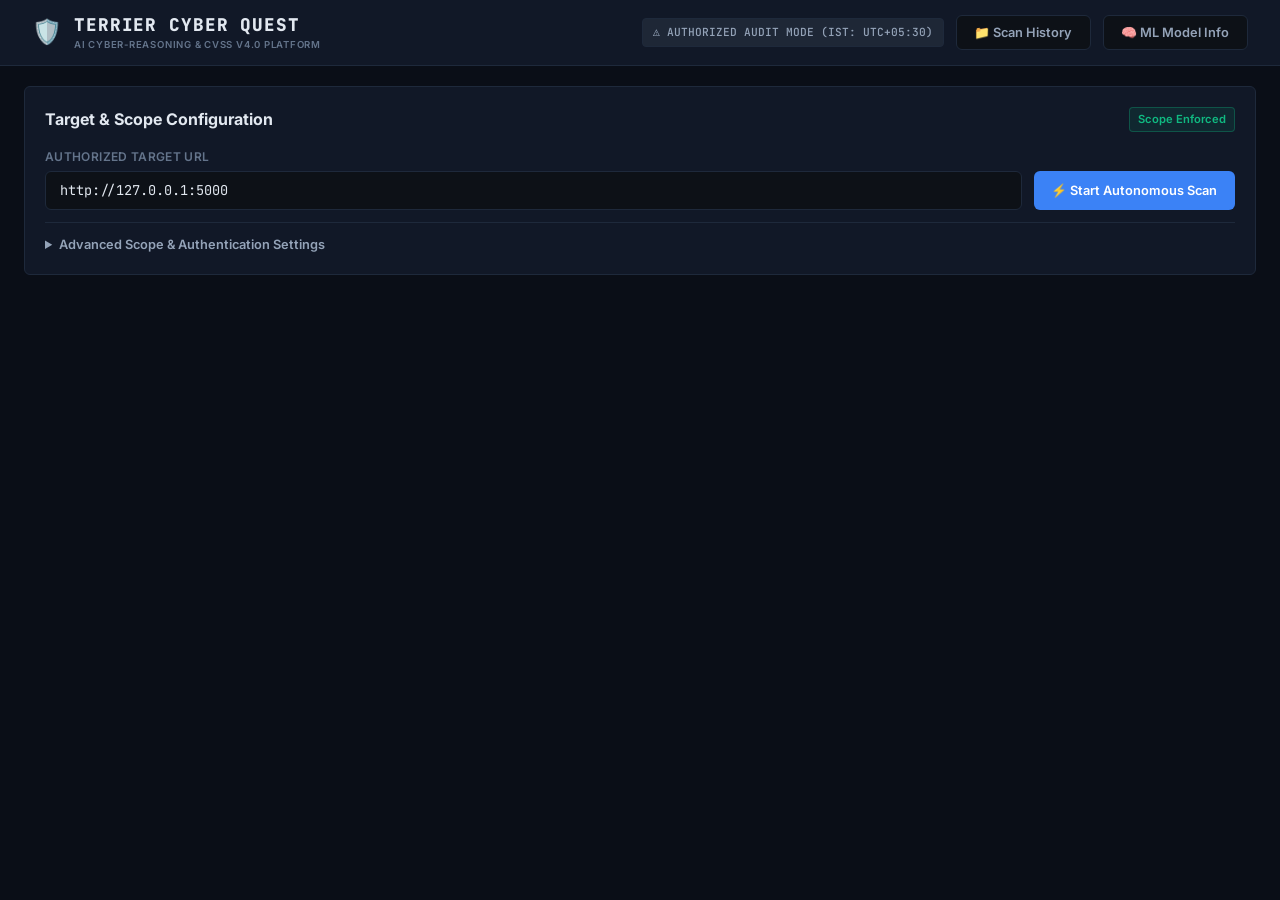
<file: frontend/index.html>
<!DOCTYPE html>
<html lang="en">
<head>
  <meta charset="UTF-8">
  <meta name="viewport" content="width=device-width, initial-scale=1.0">
  <title>Terrier Cyber Quest — AI Cyber-Reasoning Platform</title>
  <link rel="stylesheet" href="styles.css?v=3.0">
  <link href="https://fonts.googleapis.com/css2?family=JetBrains+Mono:wght@400;500;700&family=Inter:wght@400;500;600;700;800&display=swap" rel="stylesheet">
</head>
<body>
  <!-- Top Navigation -->
  <header class="navbar">
    <div class="nav-brand">
      <div class="logo-icon">🛡️</div>
      <div class="logo-text">
        <span class="brand-title">TERRIER CYBER QUEST</span>
        <span class="brand-badge">AI CYBER-REASONING & CVSS v4.0 PLATFORM</span>
      </div>
    </div>
    <div class="nav-actions">
      <span class="auth-notice">⚠️ AUTHORIZED AUDIT MODE (IST: UTC+05:30)</span>
      <button class="btn btn-secondary" id="history-btn" aria-label="View scan history">📁 Scan History</button>
      <button class="btn btn-secondary" id="model-info-btn" aria-label="View ML model information">🧠 ML Model Info</button>
    </div>
  </header>

  <main class="container">
    <!-- Target Configuration Section -->
    <section class="card config-card">
      <div class="card-header">
        <h2>Target & Scope Configuration</h2>
        <span class="badge badge-scope">Scope Enforced</span>
      </div>
      <div class="config-grid">
        <div class="form-group main-target">
          <label for="target-url">Authorized Target URL</label>
          <div class="input-with-action">
            <input type="url" id="target-url" placeholder="http://127.0.0.1:5000" value="http://127.0.0.1:5000">
            <button class="btn btn-primary" id="start-scan-btn">⚡ Start Autonomous Scan</button>
            <button class="btn btn-danger" id="stop-scan-btn" style="display: none;">⏹️ Terminate Scan</button>
          </div>
        </div>
      </div>

      <!-- Expandable Advanced Scope & Auth Details -->
      <details class="advanced-settings">
        <summary>Advanced Scope & Authentication Settings</summary>
        <div class="advanced-grid">
          <div class="form-group">
            <label for="allowed-domains">Allowed Domains (comma-separated)</label>
            <input type="text" id="allowed-domains" placeholder="127.0.0.1, localhost">
          </div>
          <div class="form-group">
            <label for="max-depth">Max Crawl Depth</label>
            <input type="number" id="max-depth" value="0" min="0" max="100" placeholder="0 = Unlimited">
            <span class="form-hint">0 = unlimited depth</span>
          </div>
          <div class="form-group">
            <label for="max-pages">Max Pages</label>
            <input type="number" id="max-pages" value="0" min="0" max="100000" placeholder="0 = Unlimited">
            <span class="form-hint">0 = unlimited pages</span>
          </div>
          <div class="form-group">
            <label for="bearer-token">Bearer Token</label>
            <input type="text" id="bearer-token" placeholder="Optional bearer token...">
          </div>
          <div class="form-group full-width">
            <label for="custom-cookies">Session Cookie String</label>
            <input type="text" id="custom-cookies" placeholder="sessionid=abc123; role=admin">
          </div>
        </div>
      </details>
    </section>

    <!-- Scan Progress Stepper -->
    <section class="card progress-card" id="progress-section" style="display: none;">
      <div class="card-header">
        <div class="progress-title">
          <span class="spinner" id="scan-spinner"></span>
          <h2 id="stage-title">Scanner Initializing...</h2>
        </div>
        <div class="header-action-group">
          <button class="btn btn-danger" id="header-stop-btn">⏹️ Terminate Process</button>
          <div class="export-actions" id="export-group" style="display: none;">
            <button class="btn btn-export" id="export-pdf-btn">📄 Export PDF Report</button>
            <button class="btn btn-export" id="export-json-btn">💾 Export JSON</button>
          </div>
        </div>
      </div>

      <!-- Live Activity Bar with Dynamic ETA -->
      <div class="live-activity-bar" id="live-activity-bar">
        <div class="activity-metric">
          <span class="activity-lbl">Requests Sent:</span>
          <span class="activity-val" id="live-req-count">0</span>
        </div>
        <div class="activity-metric">
          <span class="activity-lbl">⏳ ETA:</span>
          <span class="activity-val text-yellow" id="live-eta">Calculating...</span>
        </div>
        <div class="activity-metric flex-1">
          <span class="activity-lbl">Live Operation:</span>
          <span class="activity-val text-cyan" id="live-activity-desc">Initializing autonomous pipeline...</span>
        </div>
        <div class="activity-metric">
          <span class="activity-lbl">Severity Engine:</span>
          <span class="activity-val text-green">CVSS v4.0</span>
        </div>
      </div>
      
      <!-- Stepper Pipeline -->
      <div class="pipeline-stepper">
        <div class="step" id="step-crawl">
          <div class="step-num">1</div>
          <div class="step-label">Web Crawl & Discovery</div>
          <div class="step-status">Pending</div>
        </div>
        <div class="step" id="step-static">
          <div class="step-num">2</div>
          <div class="step-label">Static Analysis</div>
          <div class="step-status">Pending</div>
        </div>
        <div class="step" id="step-fuzz">
          <div class="step-num">3</div>
          <div class="step-label">Dynamic Probing</div>
          <div class="step-status">Pending</div>
        </div>
        <div class="step" id="step-ml">
          <div class="step-num">4</div>
          <div class="step-label">ML Classification</div>
          <div class="step-status">Pending</div>
        </div>
        <div class="step" id="step-reason">
          <div class="step-num">5</div>
          <div class="step-label">Gemini & CVSS v4.0</div>
          <div class="step-status">Pending</div>
        </div>
        <div class="step" id="step-done">
          <div class="step-num">6</div>
          <div class="step-label">Report & Remediation</div>
          <div class="step-status">Pending</div>
        </div>
      </div>

      <!-- Smooth Progress Bar -->
      <div class="progress-track">
        <div class="progress-fill" id="progress-fill"></div>
      </div>

      <div class="live-log-box" id="live-log">
        <div class="log-line info">[INIT] Ready to scan authorized target.</div>
      </div>
    </section>

    <!-- Metrics Summary Cards -->
    <section class="metrics-grid" id="metrics-section" style="display: none;">
      <div class="metric-card">
        <div class="metric-val" id="metric-endpoints">0</div>
        <div class="metric-lbl">Discovered Endpoints</div>
      </div>
      <div class="metric-card">
        <div class="metric-val" id="metric-requests">0</div>
        <div class="metric-lbl">HTTP Requests Sent</div>
      </div>
      <div class="metric-card">
        <div class="metric-val" id="metric-findings">0</div>
        <div class="metric-lbl">Total Findings</div>
      </div>
      <div class="metric-card critical">
        <div class="metric-val" id="metric-critical">0</div>
        <div class="metric-lbl">CVSS 9.0–10.0 (Critical)</div>
      </div>
      <div class="metric-card high">
        <div class="metric-val" id="metric-high">0</div>
        <div class="metric-lbl">CVSS 7.0–8.9 (High)</div>
      </div>
      <div class="metric-card fixed">
        <div class="metric-val" id="metric-fixed">0</div>
        <div class="metric-lbl">Verified Staging Fixes</div>
      </div>
    </section>

    <!-- Main Content Layout (Findings & Endpoints) -->
    <div class="results-layout" id="results-layout" style="display: none;">
      <!-- Findings Column -->
      <div class="findings-container">
        <div class="section-title-bar">
          <h3>Vulnerability Findings & CVSS v4.0 Cyber-Reasoning Dashboard</h3>
          <div class="filter-controls">
            <select id="severity-filter">
              <option value="ALL">All Severities</option>
              <option value="CRITICAL">Critical (9.0–10.0)</option>
              <option value="HIGH">High (7.0–8.9)</option>
              <option value="MEDIUM">Medium (4.0–6.9)</option>
              <option value="LOW">Low (0.1–3.9)</option>
            </select>
          </div>
        </div>

        <div id="findings-list" class="findings-list">
          <!-- Dynamic Finding Cards will be inserted here -->
        </div>
      </div>

      <!-- Discovered Surfaces Sidebar -->
      <aside class="sidebar-container">
        <div class="section-title-bar">
          <h3>Discovered Attack Surfaces</h3>
          <span class="badge" id="surface-count">0 Endpoints</span>
        </div>
        <div class="surface-list" id="surface-list">
          <!-- Discovered endpoints items -->
        </div>
      </aside>
    </div>
  </main>

  <!-- Patching & Regression Testing Modal -->
  <div class="modal-overlay" id="patch-modal" style="display: none;">
    <div class="modal-card">
      <div class="modal-header">
        <h3 id="patch-modal-title">Autonomous Staging Patch & Regression Harness</h3>
        <button class="modal-close" id="close-patch-modal">&times;</button>
      </div>
      <div class="modal-body">
        <!-- Target Association Details -->
        <div class="patch-meta-box" id="patch-meta-box">
          <div class="patch-meta-item"><strong>Vulnerability:</strong> <span id="patch-vuln-type">Loading...</span></div>
          <div class="patch-meta-item"><strong>CVSS v4.0:</strong> <span id="patch-cvss-score" class="text-yellow">--</span></div>
          <div class="patch-meta-item"><strong>Affected Endpoint:</strong> <code id="patch-endpoint-url">--</code></div>
          <div class="patch-meta-item"><strong>Parameter:</strong> <code id="patch-parameter">--</code></div>
        </div>

        <div class="staging-file-selector">
          <label for="staging-file-input">Target Staging Source File Path:</label>
          <input type="text" id="staging-file-input" value="sample_vulnerable_app/app.py">
          <button class="btn btn-secondary" id="preview-patch-btn">🔄 Regenerate Patch</button>
        </div>

        <!-- Copyable Clean Code Snippet -->
        <div class="snippet-container">
          <div class="snippet-header">
            <h4>Copyable Remediation Snippet</h4>
            <button class="btn btn-copy" id="copy-patch-btn">📋 Copy Patch</button>
          </div>
          <pre id="clean-patch-snippet" class="code-snippet">Generating copyable remediation fix...</pre>
        </div>

        <!-- Unified Diff Box -->
        <div class="diff-container">
          <h4>Unified Diff Preview</h4>
          <pre id="diff-output" class="code-diff">Click "Regenerate Patch" to inspect proposed code changes...</pre>
        </div>

        <div class="patch-actions">
          <button class="btn btn-primary" id="apply-patch-btn" disabled>🛠️ Apply Patch to Staging</button>
          <button class="btn btn-success" id="verify-regression-btn" disabled>🧪 Execute Regression Test Harness</button>
        </div>

        <div class="regression-results-box" id="regression-box" style="display: none;">
          <h4>Regression Verification Verdict</h4>
          <div class="verdict-banner" id="verdict-banner">PENDING</div>
          <p id="verdict-explanation"></p>
          <div class="evidence-box" id="regression-evidence-box" style="display:none; margin-top:8px; font-family:'JetBrains Mono',monospace; font-size:0.8rem; background:#0b1120; padding:8px; border-radius:4px;"></div>
        </div>
      </div>
    </div>
  </div>

  <!-- Scan History Modal -->
  <div class="modal-overlay" id="history-modal" style="display: none;">
    <div class="modal-card">
      <div class="modal-header">
        <h3>Previous Scan Audits (IST Timestamps)</h3>
        <button class="modal-close" id="close-history-modal">&times;</button>
      </div>
      <div class="modal-body">
        <div id="history-list" class="history-list">
          Loading history...
        </div>
      </div>
    </div>
  </div>

  <!-- Model Info Modal -->
  <div class="modal-overlay" id="model-modal" style="display: none;">
    <div class="modal-card">
      <div class="modal-header">
        <h3>ML Vulnerability Classifier Benchmark Telemetry</h3>
        <button class="modal-close" id="close-model-modal">&times;</button>
      </div>
      <div class="modal-body">
        <div id="model-metrics-content">Loading model metrics...</div>
      </div>
    </div>
  </div>

  <!-- Toast Container -->
  <div class="toast-container" id="toast-container"></div>

  <script src="app.js?v=2.3"></script>
</body>
</html>
</file>
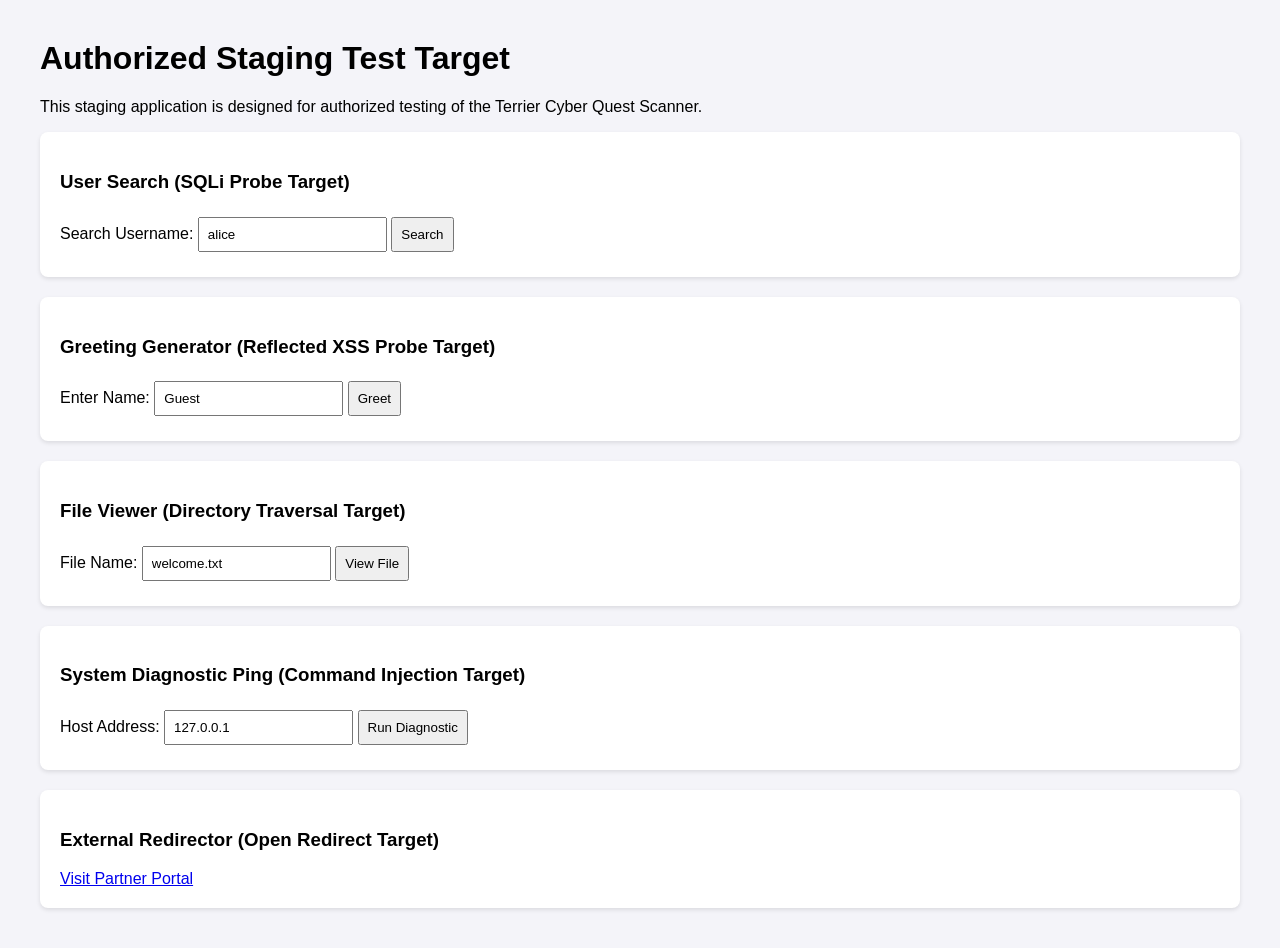
<file: sample_vulnerable_app/templates/index.html>
<!DOCTYPE html>
<html>
<head>
  <title>Authorized Staging Target Application</title>
  <!-- Exposed development comment: TODO: remove admin test credentials admin/supersecret -->
  <style>
    body { font-family: sans-serif; margin: 40px; background: #f4f4f9; }
    .card { background: white; padding: 20px; border-radius: 8px; margin-bottom: 20px; box-shadow: 0 2px 4px rgba(0,0,0,0.1); }
    input, button { padding: 8px; margin: 5px 0; }
  </style>
</head>
<body>
  <h1>Authorized Staging Test Target</h1>
  <p>This staging application is designed for authorized testing of the Terrier Cyber Quest Scanner.</p>
  
  <div class="card">
    <h3>User Search (SQLi Probe Target)</h3>
    <form action="/search" method="GET">
      <label>Search Username: </label>
      <input type="text" name="username" value="alice">
      <button type="submit">Search</button>
    </form>
  </div>

  <div class="card">
    <h3>Greeting Generator (Reflected XSS Probe Target)</h3>
    <form action="/greet" method="GET">
      <label>Enter Name: </label>
      <input type="text" name="name" value="Guest">
      <button type="submit">Greet</button>
    </form>
  </div>

  <div class="card">
    <h3>File Viewer (Directory Traversal Target)</h3>
    <form action="/view" method="GET">
      <label>File Name: </label>
      <input type="text" name="file" value="welcome.txt">
      <button type="submit">View File</button>
    </form>
  </div>

  <div class="card">
    <h3>System Diagnostic Ping (Command Injection Target)</h3>
    <form action="/ping" method="POST">
      <label>Host Address: </label>
      <input type="text" name="host" value="127.0.0.1">
      <button type="submit">Run Diagnostic</button>
    </form>
  </div>

  <div class="card">
    <h3>External Redirector (Open Redirect Target)</h3>
    <a href="/redirect?url=https://example.com">Visit Partner Portal</a>
  </div>

  <script>
    // Client-side API key configuration for static audit test
    const CONFIG = {
      apiKey: "AIzaSyD918374918237498172398471928374918",
      endpoint: "/api/status"
    };
    console.log("Staging client script initialized.");
  </script>
</body>
</html>
</file>
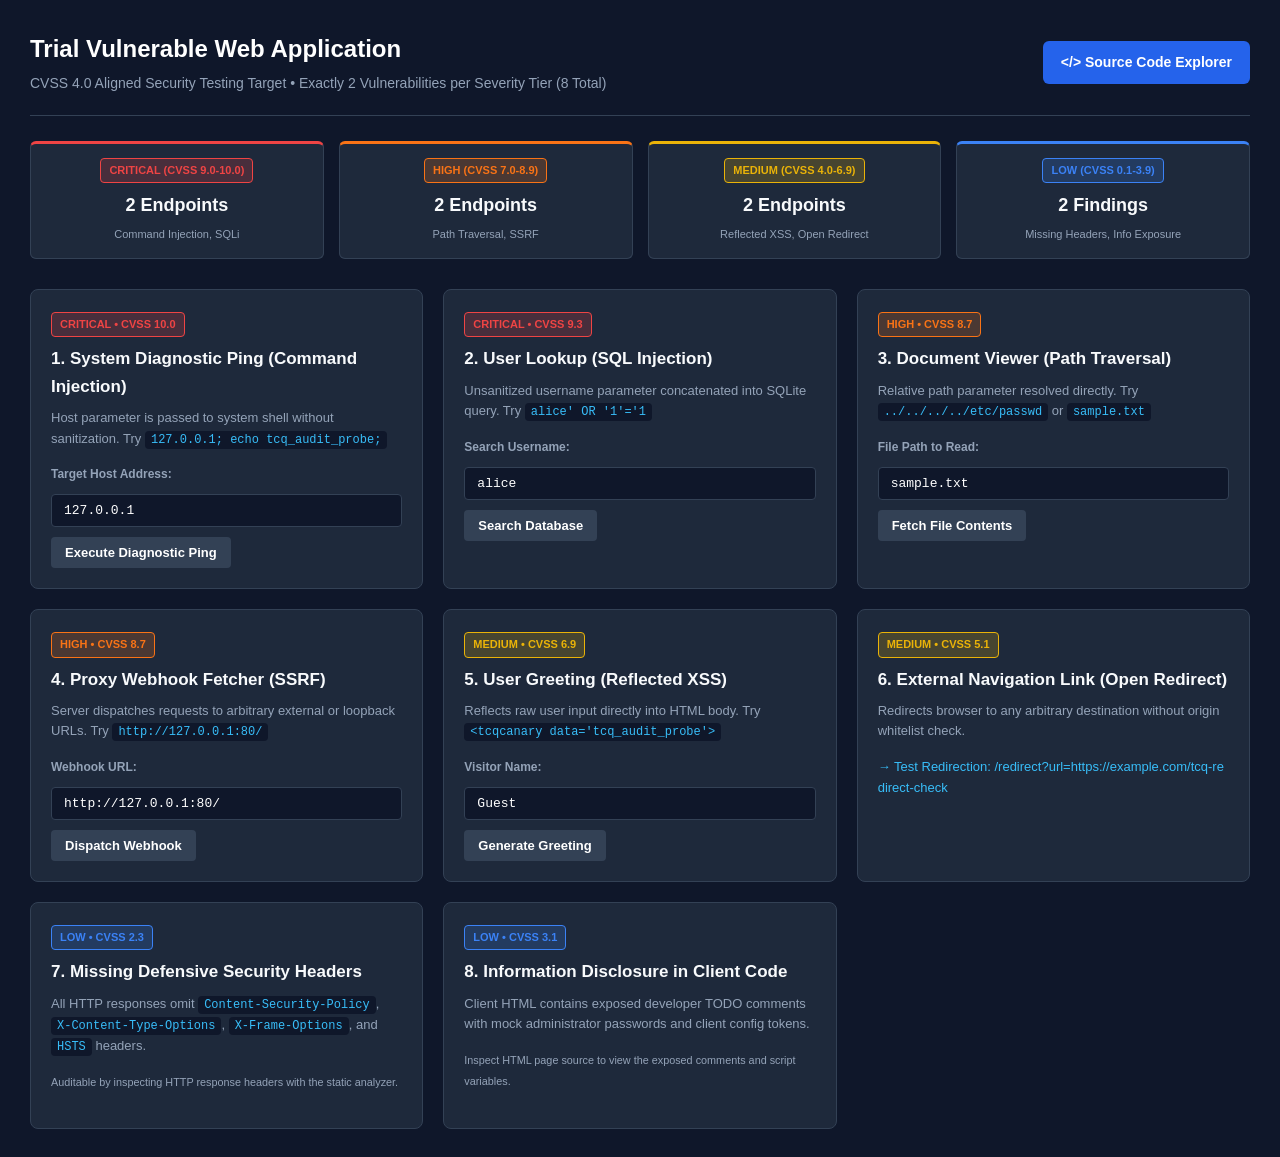
<file: trial_vulnerable_app/templates/index.html>
<!DOCTYPE html>
<html lang="en">
<head>
  <meta charset="UTF-8">
  <title>Trial Vulnerable Web Application (CVSS 4.0 Testbed)</title>
  <!-- Exposed development comment for Static Analysis: TODO: remove staging administrator credentials admin / TrialStagingAdmin2026! -->
  <style>
    :root {
      --bg: #0f172a;
      --card-bg: #1e293b;
      --text: #f8fafc;
      --text-muted: #94a3b8;
      --border: #334155;
      --critical: #ef4444;
      --high: #f97316;
      --medium: #eab308;
      --low: #3b82f6;
      --accent: #10b981;
    }
    * { box-sizing: border-box; margin: 0; padding: 0; }
    body {
      font-family: -apple-system, BlinkMacSystemFont, "Segoe UI", Roboto, sans-serif;
      background: var(--bg);
      color: var(--text);
      line-height: 1.6;
      padding: 30px;
    }
    .header {
      display: flex;
      justify-content: space-between;
      align-items: center;
      margin-bottom: 25px;
      padding-bottom: 20px;
      border-bottom: 1px solid var(--border);
    }
    .header h1 { font-size: 24px; color: #fff; }
    .header p { color: var(--text-muted); font-size: 14px; margin-top: 4px; }
    .nav-btn {
      background: #2563eb;
      color: #fff;
      padding: 10px 18px;
      border-radius: 6px;
      text-decoration: none;
      font-weight: 600;
      font-size: 14px;
      display: inline-flex;
      align-items: center;
      gap: 6px;
      transition: background 0.2s;
    }
    .nav-btn:hover { background: #1d4ed8; }
    .stats-bar {
      display: flex;
      gap: 15px;
      margin-bottom: 30px;
    }
    .stat-pill {
      flex: 1;
      padding: 12px;
      border-radius: 6px;
      background: var(--card-bg);
      border: 1px solid var(--border);
      text-align: center;
    }
    .stat-pill strong { display: block; font-size: 18px; }
    .badge {
      display: inline-block;
      padding: 3px 8px;
      border-radius: 4px;
      font-size: 11px;
      font-weight: 700;
      text-transform: uppercase;
      margin-bottom: 8px;
    }
    .badge-critical { background: rgba(239, 68, 68, 0.2); color: var(--critical); border: 1px solid var(--critical); }
    .badge-high { background: rgba(249, 115, 22, 0.2); color: var(--high); border: 1px solid var(--high); }
    .badge-medium { background: rgba(234, 179, 8, 0.2); color: var(--medium); border: 1px solid var(--medium); }
    .badge-low { background: rgba(59, 130, 246, 0.2); color: var(--low); border: 1px solid var(--low); }

    .grid {
      display: grid;
      grid-template-columns: repeat(auto-fit, minmax(360px, 1fr));
      gap: 20px;
    }
    .card {
      background: var(--card-bg);
      border: 1px solid var(--border);
      border-radius: 8px;
      padding: 20px;
    }
    .card h3 { font-size: 17px; margin-bottom: 8px; }
    .card p { font-size: 13px; color: var(--text-muted); margin-bottom: 15px; }
    form { display: flex; flex-direction: column; gap: 10px; }
    label { font-size: 12px; font-weight: 600; color: var(--text-muted); }
    input[type="text"] {
      background: #0f172a;
      border: 1px solid var(--border);
      color: #fff;
      padding: 8px 12px;
      border-radius: 4px;
      font-family: monospace;
      font-size: 13px;
    }
    button, input[type="submit"] {
      background: #334155;
      color: #fff;
      border: none;
      padding: 8px 14px;
      border-radius: 4px;
      font-size: 13px;
      font-weight: 600;
      cursor: pointer;
      align-self: flex-start;
      transition: background 0.2s;
    }
    button:hover, input[type="submit"]:hover { background: #475569; }
    .card a.test-link {
      display: inline-block;
      color: #38bdf8;
      font-size: 13px;
      text-decoration: none;
      word-break: break-all;
    }
    .card a.test-link:hover { text-decoration: underline; }
    code { background: #0f172a; padding: 2px 6px; border-radius: 4px; color: #38bdf8; font-size: 12px; }
  </style>
</head>
<body>

  <div class="header">
    <div>
      <h1>Trial Vulnerable Web Application</h1>
      <p>CVSS 4.0 Aligned Security Testing Target &bull; Exactly 2 Vulnerabilities per Severity Tier (8 Total)</p>
    </div>
    <div>
      <a href="/source" class="nav-btn">&lt;/&gt; Source Code Explorer</a>
    </div>
  </div>

  <div class="stats-bar">
    <div class="stat-pill" style="border-top: 3px solid var(--critical);">
      <span class="badge badge-critical">Critical (CVSS 9.0-10.0)</span>
      <strong>2 Endpoints</strong>
      <small style="color:var(--text-muted); font-size:11px;">Command Injection, SQLi</small>
    </div>
    <div class="stat-pill" style="border-top: 3px solid var(--high);">
      <span class="badge badge-high">High (CVSS 7.0-8.9)</span>
      <strong>2 Endpoints</strong>
      <small style="color:var(--text-muted); font-size:11px;">Path Traversal, SSRF</small>
    </div>
    <div class="stat-pill" style="border-top: 3px solid var(--medium);">
      <span class="badge badge-medium">Medium (CVSS 4.0-6.9)</span>
      <strong>2 Endpoints</strong>
      <small style="color:var(--text-muted); font-size:11px;">Reflected XSS, Open Redirect</small>
    </div>
    <div class="stat-pill" style="border-top: 3px solid var(--low);">
      <span class="badge badge-low">Low (CVSS 0.1-3.9)</span>
      <strong>2 Findings</strong>
      <small style="color:var(--text-muted); font-size:11px;">Missing Headers, Info Exposure</small>
    </div>
  </div>

  <div class="grid">

    <!-- 1. CRITICAL: Command Injection -->
    <div class="card">
      <span class="badge badge-critical">Critical &bull; CVSS 10.0</span>
      <h3>1. System Diagnostic Ping (Command Injection)</h3>
      <p>Host parameter is passed to system shell without sanitization. Try <code>127.0.0.1; echo tcq_audit_probe;</code></p>
      <form action="/api/tools/ping" method="POST">
        <label>Target Host Address:</label>
        <input type="text" name="host" value="127.0.0.1">
        <button type="submit">Execute Diagnostic Ping</button>
      </form>
    </div>

    <!-- 2. CRITICAL: SQL Injection -->
    <div class="card">
      <span class="badge badge-critical">Critical &bull; CVSS 9.3</span>
      <h3>2. User Lookup (SQL Injection)</h3>
      <p>Unsanitized username parameter concatenated into SQLite query. Try <code>alice' OR '1'='1</code></p>
      <form action="/api/users/search" method="GET">
        <label>Search Username:</label>
        <input type="text" name="username" value="alice">
        <button type="submit">Search Database</button>
      </form>
    </div>

    <!-- 3. HIGH: Path Traversal -->
    <div class="card">
      <span class="badge badge-high">High &bull; CVSS 8.7</span>
      <h3>3. Document Viewer (Path Traversal)</h3>
      <p>Relative path parameter resolved directly. Try <code>../../../../etc/passwd</code> or <code>sample.txt</code></p>
      <form action="/api/files/view" method="GET">
        <label>File Path to Read:</label>
        <input type="text" name="file" value="sample.txt">
        <button type="submit">Fetch File Contents</button>
      </form>
    </div>

    <!-- 4. HIGH: SSRF -->
    <div class="card">
      <span class="badge badge-high">High &bull; CVSS 8.7</span>
      <h3>4. Proxy Webhook Fetcher (SSRF)</h3>
      <p>Server dispatches requests to arbitrary external or loopback URLs. Try <code>http://127.0.0.1:80/</code></p>
      <form action="/api/proxy/fetch" method="POST">
        <label>Webhook URL:</label>
        <input type="text" name="target_url" value="http://127.0.0.1:80/">
        <button type="submit">Dispatch Webhook</button>
      </form>
    </div>

    <!-- 5. MEDIUM: Reflected XSS -->
    <div class="card">
      <span class="badge badge-medium">Medium &bull; CVSS 6.9</span>
      <h3>5. User Greeting (Reflected XSS)</h3>
      <p>Reflects raw user input directly into HTML body. Try <code>&lt;tcqcanary data='tcq_audit_probe'&gt;</code></p>
      <form action="/greet" method="GET">
        <label>Visitor Name:</label>
        <input type="text" name="name" value="Guest">
        <button type="submit">Generate Greeting</button>
      </form>
    </div>

    <!-- 6. MEDIUM: Open Redirect -->
    <div class="card">
      <span class="badge badge-medium">Medium &bull; CVSS 5.1</span>
      <h3>6. External Navigation Link (Open Redirect)</h3>
      <p>Redirects browser to any arbitrary destination without origin whitelist check.</p>
      <p style="margin-top: 10px;">
        <a href="/redirect?url=https://example.com/tcq-redirect-check" class="test-link">
          &rarr; Test Redirection: /redirect?url=https://example.com/tcq-redirect-check
        </a>
      </p>
    </div>

    <!-- 7. LOW: Missing Security Headers -->
    <div class="card">
      <span class="badge badge-low">Low &bull; CVSS 2.3</span>
      <h3>7. Missing Defensive Security Headers</h3>
      <p>All HTTP responses omit <code>Content-Security-Policy</code>, <code>X-Content-Type-Options</code>, <code>X-Frame-Options</code>, and <code>HSTS</code> headers.</p>
      <p><small style="color:var(--text-muted);">Auditable by inspecting HTTP response headers with the static analyzer.</small></p>
    </div>

    <!-- 8. LOW: Information Disclosure -->
    <div class="card">
      <span class="badge badge-low">Low &bull; CVSS 3.1</span>
      <h3>8. Information Disclosure in Client Code</h3>
      <p>Client HTML contains exposed developer TODO comments with mock administrator passwords and client config tokens.</p>
      <p><small style="color:var(--text-muted);">Inspect HTML page source to view the exposed comments and script variables.</small></p>
    </div>

  </div>

  <script>
    // Exposed client-side API configuration for static vulnerability scanner detection
    const TRIAL_CLIENT_CONFIG = {
      apiKey: "AIzaSyTrialTestKey_98237498237492837498",
      environment: "trial_staging",
      apiStatusEndpoint: "/api/health"
    };
    console.log("Trial vulnerable test application ready.");
  </script>
</body>
</html>
</file>
<file: frontend/styles.css>
:root {
  --bg-dark: #0A0E17;
  --bg-card: #111827;
  --bg-card-hover: #1A2233;
  --bg-input: #0D1117;
  --border-color: #1E293B;
  --border-focus: #3B82F6;

  --text-main: #E2E8F0;
  --text-muted: #94A3B8;
  --text-dim: #64748B;

  --accent-primary: #3B82F6;
  --accent-primary-hover: #2563EB;
  --accent-green: #10B981;
  --accent-yellow: #F59E0B;
  --accent-orange: #F97316;
  --accent-red: #EF4444;

  --sev-crit: #DC2626;
  --sev-high: #EA580C;
  --sev-med: #D97706;
  --sev-low: #3B82F6;
  --sev-info: #64748B;
}

* {
  box-sizing: border-box;
  margin: 0;
  padding: 0;
}

body {
  background-color: var(--bg-dark);
  color: var(--text-main);
  font-family: 'Inter', -apple-system, BlinkMacSystemFont, sans-serif;
  line-height: 1.5;
  min-height: 100vh;
}

/* Navbar */
.navbar {
  display: flex;
  justify-content: space-between;
  align-items: center;
  padding: 0.75rem 2rem;
  background-color: var(--bg-card);
  border-bottom: 1px solid var(--border-color);
  position: sticky;
  top: 0;
  z-index: 100;
}

.nav-brand {
  display: flex;
  align-items: center;
  gap: 0.75rem;
}

.logo-icon {
  font-size: 1.5rem;
}

.brand-title {
  font-family: 'JetBrains Mono', monospace;
  font-weight: 800;
  font-size: 1.1rem;
  letter-spacing: 0.05em;
  color: var(--text-main);
}

.brand-badge {
  display: block;
  font-size: 0.6rem;
  font-weight: 600;
  color: var(--text-dim);
  letter-spacing: 0.08em;
  text-transform: uppercase;
}

.nav-actions {
  display: flex;
  align-items: center;
  gap: 0.75rem;
}

.auth-notice {
  font-family: 'JetBrains Mono', monospace;
  font-size: 0.7rem;
  background: rgba(148, 163, 184, 0.1);
  border: 1px solid var(--border-color);
  color: var(--text-muted);
  padding: 0.3rem 0.6rem;
  border-radius: 4px;
  font-weight: 500;
}

/* Layout */
.container {
  max-width: 1400px;
  margin: 1.25rem auto;
  padding: 0 1.5rem;
  display: flex;
  flex-direction: column;
  gap: 1.25rem;
}

/* Cards */
.card {
  background-color: var(--bg-card);
  border: 1px solid var(--border-color);
  border-radius: 6px;
  padding: 1.25rem;
}

.card-header {
  display: flex;
  justify-content: space-between;
  align-items: center;
  margin-bottom: 1rem;
}

.card-header h2 {
  font-size: 1rem;
  font-weight: 700;
  color: var(--text-main);
}

/* Badges */
.badge {
  display: inline-block;
  padding: 0.2rem 0.5rem;
  font-size: 0.7rem;
  font-weight: 600;
  border-radius: 4px;
  background: rgba(30, 41, 59, 0.6);
  color: var(--text-muted);
}

.badge-scope {
  background: rgba(16, 185, 129, 0.1);
  color: var(--accent-green);
  border: 1px solid rgba(16, 185, 129, 0.3);
}

/* Buttons */
.btn {
  font-family: inherit;
  font-size: 0.8rem;
  font-weight: 600;
  padding: 0.55rem 1.1rem;
  border-radius: 6px;
  border: none;
  cursor: pointer;
  transition: all 0.2s ease;
  display: inline-flex;
  align-items: center;
  gap: 0.4rem;
}

.btn:disabled {
  opacity: 0.4;
  cursor: not-allowed;
}

.btn-primary {
  background-color: var(--accent-primary);
  color: #fff;
}
.btn-primary:hover:not(:disabled) {
  background-color: var(--accent-primary-hover);
  box-shadow: 0 0 8px rgba(59, 130, 246, 0.3);
}

.btn-secondary {
  background-color: var(--bg-input);
  color: var(--text-muted);
  border: 1px solid var(--border-color);
}
.btn-secondary:hover:not(:disabled) {
  background-color: var(--bg-card-hover);
  color: var(--text-main);
}

.btn-success {
  background-color: var(--accent-green);
  color: #fff;
}
.btn-success:hover:not(:disabled) {
  background-color: #059669;
}

.btn-export {
  background-color: var(--bg-input);
  color: var(--text-muted);
  border: 1px solid var(--border-color);
}
.btn-export:hover:not(:disabled) {
  background-color: var(--bg-card-hover);
  color: var(--text-main);
}

.btn-danger {
  background-color: rgba(220, 38, 38, 0.15);
  color: #F87171;
  border: 1px solid rgba(220, 38, 38, 0.4);
}
.btn-danger:hover:not(:disabled) {
  background-color: rgba(220, 38, 38, 0.25);
}

.header-action-group {
  display: flex;
  align-items: center;
  gap: 0.75rem;
}

/* Live Activity Bar */
.live-activity-bar {
  display: flex;
  align-items: center;
  gap: 1.25rem;
  background: var(--bg-input);
  border: 1px solid var(--border-color);
  border-radius: 6px;
  padding: 0.5rem 0.85rem;
  margin-bottom: 0.75rem;
  font-family: 'JetBrains Mono', monospace;
  font-size: 0.75rem;
}

.activity-metric {
  display: flex;
  align-items: center;
  gap: 0.4rem;
}

.flex-1 { flex: 1; overflow: hidden; text-overflow: ellipsis; white-space: nowrap; }

.activity-lbl {
  color: var(--text-dim);
  font-size: 0.7rem;
  text-transform: uppercase;
}

.activity-val {
  font-weight: 600;
  color: var(--text-muted);
}

.text-cyan { color: var(--text-muted) !important; }
.text-green { color: var(--accent-green) !important; }
.text-yellow { color: var(--accent-yellow) !important; }

/* Gemini Box */
.gemini-reasoning-card {
  background: var(--bg-input);
  border: 1px solid var(--border-color);
  border-radius: 6px;
  padding: 0.85rem 1rem;
  margin-bottom: 0.75rem;
}

.gemini-header {
  display: flex;
  align-items: center;
  gap: 0.5rem;
  font-weight: 700;
  font-size: 0.8rem;
  color: var(--text-muted);
  margin-bottom: 0.5rem;
}

.gemini-field {
  font-size: 0.8rem;
  margin-bottom: 0.35rem;
  line-height: 1.45;
}

.gemini-field strong {
  color: var(--text-muted);
}

/* Form inputs */
.input-with-action {
  display: flex;
  gap: 0.75rem;
}

.input-with-action input {
  flex: 1;
}

input[type="text"], input[type="url"], input[type="number"], select {
  width: 100%;
  padding: 0.6rem 0.85rem;
  background-color: var(--bg-input);
  border: 1px solid var(--border-color);
  border-radius: 6px;
  color: var(--text-main);
  font-family: 'JetBrains Mono', monospace;
  font-size: 0.85rem;
  outline: none;
  transition: border-color 0.2s ease;
}

input:focus, select:focus {
  border-color: var(--border-focus);
}

label {
  display: block;
  font-size: 0.75rem;
  font-weight: 600;
  color: var(--text-dim);
  margin-bottom: 0.3rem;
  text-transform: uppercase;
  letter-spacing: 0.03em;
}

.form-hint {
  font-size: 0.7rem;
  color: var(--text-dim);
  margin-top: 0.2rem;
}

.advanced-settings {
  margin-top: 0.75rem;
  border-top: 1px solid var(--border-color);
  padding-top: 0.75rem;
}

.advanced-settings summary {
  cursor: pointer;
  font-size: 0.8rem;
  color: var(--text-muted);
  font-weight: 600;
}

.advanced-grid {
  display: grid;
  grid-template-columns: repeat(3, 1fr);
  gap: 0.85rem;
  margin-top: 0.85rem;
}

.full-width {
  grid-column: 1 / -1;
}

/* Progress Bar */
.progress-track {
  width: 100%;
  height: 3px;
  background: var(--border-color);
  border-radius: 2px;
  margin-bottom: 0.75rem;
  overflow: hidden;
}

.progress-fill {
  height: 100%;
  background: var(--accent-primary);
  border-radius: 2px;
  transition: width 0.6s ease;
  width: 0%;
}

.progress-fill.complete {
  background: var(--accent-green);
}

/* Progress Stepper */
.pipeline-stepper {
  display: flex;
  justify-content: space-between;
  margin: 1rem 0;
  position: relative;
}

.pipeline-stepper::before {
  content: '';
  position: absolute;
  top: 16px;
  left: 30px;
  right: 30px;
  height: 1px;
  background: var(--border-color);
  z-index: 1;
}

.step {
  display: flex;
  flex-direction: column;
  align-items: center;
  gap: 0.4rem;
  position: relative;
  z-index: 2;
}

.step-num {
  width: 32px;
  height: 32px;
  border-radius: 50%;
  background: var(--bg-input);
  border: 1.5px solid var(--border-color);
  display: flex;
  align-items: center;
  justify-content: center;
  font-family: 'JetBrains Mono', monospace;
  font-weight: 700;
  font-size: 0.8rem;
  color: var(--text-dim);
  transition: all 0.3s ease;
}

.step-label {
  font-size: 0.7rem;
  font-weight: 600;
  color: var(--text-dim);
  text-align: center;
  max-width: 90px;
}

.step-status {
  font-size: 0.6rem;
  color: var(--text-dim);
  font-family: 'JetBrains Mono', monospace;
}

.step.active .step-num {
  background: var(--accent-primary);
  border-color: var(--accent-primary);
  color: #fff;
}

.step.active .step-label {
  color: var(--text-main);
}

.step.active .step-status {
  color: var(--accent-primary);
}

@keyframes pulse-opacity {
  0%, 100% { opacity: 1; }
  50% { opacity: 0.6; }
}

.step.active .step-num {
  animation: pulse-opacity 2s ease-in-out infinite;
}

.step.completed .step-num {
  background: var(--accent-green);
  border-color: var(--accent-green);
  color: #fff;
  animation: none;
}

.step.completed .step-label {
  color: var(--text-muted);
}

.step.completed .step-status {
  color: var(--accent-green);
}

.live-log-box {
  background: var(--bg-input);
  border: 1px solid var(--border-color);
  border-radius: 6px;
  padding: 0.6rem 0.85rem;
  font-family: 'JetBrains Mono', monospace;
  font-size: 0.75rem;
  height: 100px;
  overflow-y: auto;
  color: var(--text-dim);
}

.log-line.info { color: var(--text-muted); }
.log-line.warn { color: var(--accent-yellow); }
.log-line.finding { color: #F87171; font-weight: 700; }

/* Toast Notifications */
.toast-container {
  position: fixed;
  top: 4.5rem;
  right: 1.5rem;
  z-index: 2000;
  display: flex;
  flex-direction: column;
  gap: 0.5rem;
}

.toast {
  background: var(--bg-card);
  border: 1px solid var(--border-color);
  border-radius: 6px;
  padding: 0.65rem 1rem;
  font-size: 0.8rem;
  color: var(--text-main);
  max-width: 360px;
  animation: toast-in 0.3s ease, toast-out 0.3s ease 3.7s forwards;
  display: flex;
  align-items: center;
  gap: 0.5rem;
}

.toast.success { border-left: 3px solid var(--accent-green); }
.toast.error { border-left: 3px solid var(--accent-red); }
.toast.warn { border-left: 3px solid var(--accent-yellow); }

@keyframes toast-in {
  from { transform: translateX(100%); opacity: 0; }
  to { transform: translateX(0); opacity: 1; }
}

@keyframes toast-out {
  from { opacity: 1; }
  to { opacity: 0; transform: translateY(-10px); }
}

/* Empty States */
.empty-state {
  display: flex;
  flex-direction: column;
  align-items: center;
  justify-content: center;
  padding: 2.5rem 1rem;
  color: var(--text-dim);
  text-align: center;
}

.empty-state-icon {
  font-size: 2rem;
  margin-bottom: 0.75rem;
  opacity: 0.4;
}

.empty-state-text {
  font-size: 0.8rem;
  max-width: 250px;
}

/* Metrics */
.metrics-grid {
  display: grid;
  grid-template-columns: repeat(6, 1fr);
  gap: 0.85rem;
}

.metric-card {
  background: var(--bg-card);
  border: 1px solid var(--border-color);
  border-radius: 6px;
  padding: 0.85rem;
  text-align: center;
}

.metric-val {
  font-family: 'JetBrains Mono', monospace;
  font-size: 1.5rem;
  font-weight: 800;
  color: var(--text-main);
}

.metric-lbl {
  font-size: 0.65rem;
  color: var(--text-dim);
  font-weight: 600;
  text-transform: uppercase;
  margin-top: 0.15rem;
}

.metric-card.critical .metric-val { color: var(--sev-crit); }
.metric-card.high .metric-val { color: var(--sev-high); }
.metric-card.medium .metric-val { color: var(--sev-med); }
.metric-card.fixed .metric-val { color: var(--accent-green); }

/* Results Layout */
.results-layout {
  display: grid;
  grid-template-columns: 2.2fr 1fr;
  gap: 1.25rem;
}

.section-title-bar {
  display: flex;
  justify-content: space-between;
  align-items: center;
  margin-bottom: 0.85rem;
}

.section-title-bar h3 {
  font-size: 0.95rem;
  font-weight: 700;
}

/* Finding Cards */
.findings-list {
  display: flex;
  flex-direction: column;
  gap: 0.85rem;
}

.finding-card {
  background: var(--bg-card);
  border: 1px solid var(--border-color);
  border-radius: 6px;
  padding: 1rem;
  border-left: 3px solid var(--sev-med);
}

.finding-card.severity-CRITICAL { border-left-color: var(--sev-crit); }
.finding-card.severity-HIGH { border-left-color: var(--sev-high); }
.finding-card.severity-MEDIUM { border-left-color: var(--sev-med); }
.finding-card.severity-LOW { border-left-color: var(--sev-low); }

.finding-header {
  display: flex;
  justify-content: space-between;
  align-items: center;
  margin-bottom: 0.6rem;
}

.finding-title {
  font-weight: 700;
  font-size: 0.95rem;
  color: var(--text-main);
}

.finding-tags {
  display: flex;
  gap: 0.4rem;
  align-items: center;
}

.badge-sev-CRITICAL { background: rgba(220, 38, 38, 0.15); color: #F87171; border: 1px solid rgba(220, 38, 38, 0.3); }
.badge-sev-HIGH { background: rgba(234, 88, 12, 0.15); color: #FB923C; border: 1px solid rgba(234, 88, 12, 0.3); }
.badge-sev-MEDIUM { background: rgba(217, 119, 6, 0.15); color: #FBBF24; border: 1px solid rgba(217, 119, 6, 0.3); }
.badge-sev-LOW { background: rgba(59, 130, 246, 0.15); color: #60A5FA; border: 1px solid rgba(59, 130, 246, 0.3); }
.badge-sev-NONE { background: rgba(100, 116, 139, 0.1); color: var(--text-muted); border: 1px solid var(--border-color); }

.cvss-score-badge {
  display: inline-flex;
  align-items: center;
  gap: 0.2rem;
  font-family: 'JetBrains Mono', monospace;
  font-weight: 800;
  font-size: 0.8rem;
  padding: 0.15rem 0.45rem;
  border-radius: 4px;
  background: var(--bg-input);
  border: 1px solid var(--border-color);
  color: var(--text-main);
}

.cvss-vector-box {
  font-family: 'JetBrains Mono', monospace;
  font-size: 0.68rem;
  color: var(--text-dim);
  background: var(--bg-input);
  padding: 0.3rem 0.5rem;
  border-radius: 4px;
  margin-top: 0.3rem;
  border: 1px dashed rgba(30, 41, 59, 0.6);
  word-break: break-all;
}

.badge-status {
  background: rgba(30, 41, 59, 0.6);
  color: var(--text-muted);
  font-family: 'JetBrains Mono', monospace;
}

.patch-meta-box {
  display: grid;
  grid-template-columns: 1fr 1fr;
  gap: 0.6rem;
  background: var(--bg-input);
  border: 1px solid var(--border-color);
  border-radius: 6px;
  padding: 0.65rem 0.85rem;
  font-size: 0.78rem;
}

.patch-meta-item {
  color: var(--text-muted);
}

.patch-meta-item code {
  color: var(--text-main);
}

.snippet-container {
  display: flex;
  flex-direction: column;
  gap: 0.35rem;
}

.snippet-header {
  display: flex;
  justify-content: space-between;
  align-items: center;
}

.snippet-header h4 {
  font-size: 0.8rem;
  color: var(--text-muted);
}

.btn-copy {
  background-color: var(--bg-input);
  color: var(--text-muted);
  border: 1px solid var(--border-color);
  padding: 0.3rem 0.6rem;
  font-size: 0.7rem;
}

.btn-copy:hover {
  background-color: var(--bg-card-hover);
  color: var(--text-main);
}

.code-snippet {
  background: var(--bg-input);
  border: 1px solid var(--border-color);
  border-radius: 6px;
  padding: 0.75rem;
  font-family: 'JetBrains Mono', monospace;
  font-size: 0.78rem;
  color: var(--text-main);
  max-height: 200px;
  overflow: auto;
  white-space: pre-wrap;
  word-break: break-word;
}

.finding-meta {
  font-family: 'JetBrains Mono', monospace;
  font-size: 0.75rem;
  background: var(--bg-input);
  padding: 0.45rem 0.65rem;
  border-radius: 4px;
  margin-bottom: 0.6rem;
  display: flex;
  justify-content: space-between;
  color: var(--text-muted);
}

.reasoning-box {
  background: var(--bg-input);
  border: 1px solid var(--border-color);
  border-radius: 6px;
  padding: 0.75rem;
  font-size: 0.8rem;
  color: var(--text-muted);
  margin-bottom: 0.6rem;
  white-space: pre-line;
}

.uncertainty-box {
  background: rgba(245, 158, 11, 0.08);
  border: 1px solid rgba(245, 158, 11, 0.25);
  color: #FCD34D;
  font-size: 0.75rem;
  padding: 0.45rem 0.65rem;
  border-radius: 4px;
  margin-bottom: 0.6rem;
}

.remediation-box {
  font-size: 0.75rem;
  color: var(--text-muted);
  margin-bottom: 0.6rem;
}

.finding-actions {
  display: flex;
  gap: 0.6rem;
}

/* Surface Sidebar */
.surface-list {
  background: var(--bg-card);
  border: 1px solid var(--border-color);
  border-radius: 6px;
  padding: 0.6rem;
  max-height: 600px;
  overflow-y: auto;
  display: flex;
  flex-direction: column;
  gap: 0.4rem;
}

.surface-item {
  background: var(--bg-input);
  padding: 0.5rem 0.65rem;
  border-radius: 4px;
  font-family: 'JetBrains Mono', monospace;
  font-size: 0.7rem;
  border: 1px solid transparent;
  transition: border-color 0.15s ease;
}

.surface-item:hover {
  border-color: var(--border-color);
}

.method-tag {
  font-weight: 700;
  color: var(--text-muted);
  margin-right: 0.4rem;
}

/* Modals */
.modal-overlay {
  position: fixed;
  top: 0; left: 0; right: 0; bottom: 0;
  background: rgba(0, 0, 0, 0.7);
  display: flex;
  align-items: center;
  justify-content: center;
  z-index: 1000;
  backdrop-filter: blur(3px);
}

.modal-card {
  background: var(--bg-card);
  border: 1px solid var(--border-color);
  border-radius: 6px;
  width: 90%;
  max-width: 850px;
  max-height: 85vh;
  display: flex;
  flex-direction: column;
}

.modal-header {
  display: flex;
  justify-content: space-between;
  align-items: center;
  padding: 1rem 1.25rem;
  border-bottom: 1px solid var(--border-color);
}

.modal-header h3 {
  font-size: 0.95rem;
}

.modal-close {
  background: none;
  border: none;
  font-size: 1.25rem;
  color: var(--text-dim);
  cursor: pointer;
  padding: 0.25rem;
  transition: color 0.15s;
}

.modal-close:hover {
  color: var(--text-main);
}

.modal-body {
  padding: 1.25rem;
  overflow-y: auto;
  display: flex;
  flex-direction: column;
  gap: 0.85rem;
}

.code-diff {
  background: var(--bg-input);
  border: 1px solid var(--border-color);
  border-radius: 6px;
  padding: 0.85rem;
  font-family: 'JetBrains Mono', monospace;
  font-size: 0.75rem;
  color: var(--accent-green);
  max-height: 250px;
  overflow: auto;
}

.patch-actions {
  display: flex;
  gap: 0.75rem;
}

.verdict-banner {
  font-family: 'JetBrains Mono', monospace;
  font-size: 1.1rem;
  font-weight: 800;
  padding: 0.65rem;
  border-radius: 6px;
  text-align: center;
  margin: 0.4rem 0;
}
.verdict-banner.FIXED { background: rgba(16, 185, 129, 0.12); color: #34D399; border: 1px solid rgba(16, 185, 129, 0.3); }
.verdict-banner.NOT_FIXED { background: rgba(239, 68, 68, 0.12); color: #F87171; border: 1px solid rgba(239, 68, 68, 0.3); }

/* Spinner */
.spinner {
  display: inline-block;
  width: 16px;
  height: 16px;
  border: 2px solid rgba(148, 163, 184, 0.2);
  border-top-color: var(--text-muted);
  border-radius: 50%;
  animation: spin 0.8s linear infinite;
  margin-right: 0.4rem;
}

@keyframes spin {
  to { transform: rotate(360deg); }
}

/* ML Model Telemetry Styles */
.model-stats-grid {
  display: grid;
  grid-template-columns: repeat(auto-fit, minmax(120px, 1fr));
  gap: 0.6rem;
  margin-bottom: 1rem;
}

.stat-box {
  background: var(--bg-input);
  border: 1px solid var(--border-color);
  border-radius: 6px;
  padding: 0.65rem;
  text-align: center;
}

.stat-number {
  font-family: 'JetBrains Mono', monospace;
  font-size: 1.15rem;
  font-weight: 800;
  color: var(--text-main);
}

.stat-label {
  font-size: 0.65rem;
  color: var(--text-dim);
  text-transform: uppercase;
  margin-top: 0.2rem;
}

.section-subtitle {
  font-size: 0.85rem;
  font-weight: 700;
  color: var(--text-muted);
  margin: 0.85rem 0 0.4rem 0;
}

.table-container {
  max-height: 250px;
  overflow-y: auto;
  border: 1px solid var(--border-color);
  border-radius: 6px;
  margin-bottom: 0.85rem;
}

.model-table {
  width: 100%;
  border-collapse: collapse;
  font-family: 'JetBrains Mono', monospace;
  font-size: 0.73rem;
  text-align: left;
}

.model-table th {
  background: var(--bg-input);
  padding: 0.45rem 0.65rem;
  border-bottom: 1px solid var(--border-color);
  color: var(--text-dim);
  position: sticky;
  top: 0;
  z-index: 2;
  font-weight: 600;
}

.model-table td {
  padding: 0.4rem 0.65rem;
  border-bottom: 1px solid rgba(30, 41, 59, 0.5);
  color: var(--text-muted);
}

.model-table tr:hover td {
  background: rgba(30, 41, 59, 0.3);
}

.badge-pass {
  background: rgba(16, 185, 129, 0.12);
  color: #34D399;
  border: 1px solid rgba(16, 185, 129, 0.3);
  padding: 2px 6px;
  border-radius: 4px;
  font-size: 0.65rem;
  font-weight: 700;
}

.badge-fail {
  background: rgba(239, 68, 68, 0.12);
  color: #F87171;
  border: 1px solid rgba(239, 68, 68, 0.3);
  padding: 2px 6px;
  border-radius: 4px;
  font-size: 0.65rem;
  font-weight: 700;
}

.staging-file-selector {
  display: flex;
  gap: 0.75rem;
  align-items: flex-end;
}

.staging-file-selector label {
  flex: 1;
}

.staging-file-selector input {
  flex: 1;
}

.regression-results-box h4 {
  font-size: 0.85rem;
  margin-bottom: 0.5rem;
}

.progress-title {
  display: flex;
  align-items: center;
}

.config-grid {
  display: flex;
  flex-direction: column;
  gap: 0.75rem;
}

.main-target {
  width: 100%;
}

.filter-controls select {
  width: auto;
  min-width: 160px;
}

.export-actions {
  display: flex;
  gap: 0.5rem;
}

/* Responsive */
@media (max-width: 1024px) {
  .metrics-grid {
    grid-template-columns: repeat(3, 1fr);
  }
  .results-layout {
    grid-template-columns: 1fr;
  }
}

@media (max-width: 768px) {
  .navbar {
    flex-direction: column;
    gap: 0.5rem;
    padding: 0.6rem 1rem;
  }
  .nav-actions {
    flex-wrap: wrap;
    justify-content: center;
  }
  .metrics-grid {
    grid-template-columns: repeat(2, 1fr);
  }
  .advanced-grid {
    grid-template-columns: 1fr;
  }
  .container {
    padding: 0 0.75rem;
  }
  .pipeline-stepper {
    flex-wrap: wrap;
    gap: 0.5rem;
    justify-content: center;
  }
  .pipeline-stepper::before {
    display: none;
  }
  .live-activity-bar {
    flex-wrap: wrap;
    gap: 0.5rem;
  }
  .finding-header {
    flex-direction: column;
    align-items: flex-start;
    gap: 0.4rem;
  }
  .modal-card {
    width: 95%;
    max-height: 90vh;
  }
  .input-with-action {
    flex-direction: column;
  }
}
</file>
